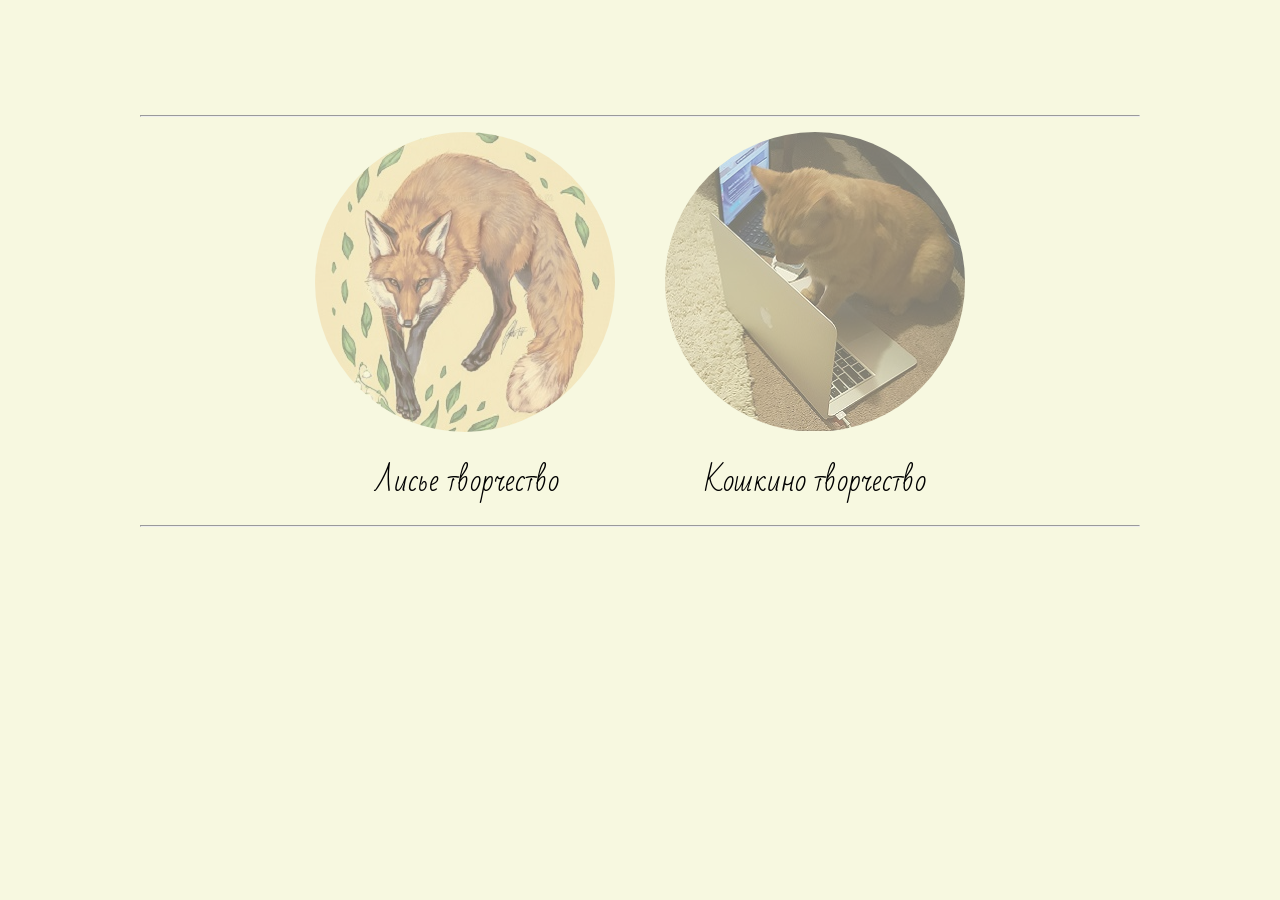
<file: index.html>
<!DOCTYPE html>
<html lang="ru">
<head>
	<meta charset="UTF-8">
	<title>FoxCat Studio</title>
	<meta name="viewport" content="width=device-width, initial-scale=1, shrink-to-fit=no">
	<link href="https://fonts.googleapis.com/css?family=Bad+Script&amp;subset=cyrillic" rel="stylesheet">
	<link rel="stylesheet" href="css/index.css">
	<!-- <link rel="shortcut icon" href="img/faviconcat.png" type="image/image/png"> -->
</head>
<body>
	<div class="container">
		<hr>
		<div class="wrapper">
			<div class="fox">
				<figure>
					<a href="indexfox.html">
						<img src="img/index/fox.jpg" title="Посмотреть Лисичек">
					</a>	
					<figcaption>Лисье творчество</figcaption>
				</figure>
			</div>
			<div class="cat">
				<figure>
					<a href="indexcat.html">
						<img src="img/index/cat.jpg" title="Посмотреть котиков">
					</a>
					<figcaption>Кошкино творчество</figcaption>
				</figure>	
			</div>	
		</div>
		<hr>
	</div>
</body>
</html>
</file>
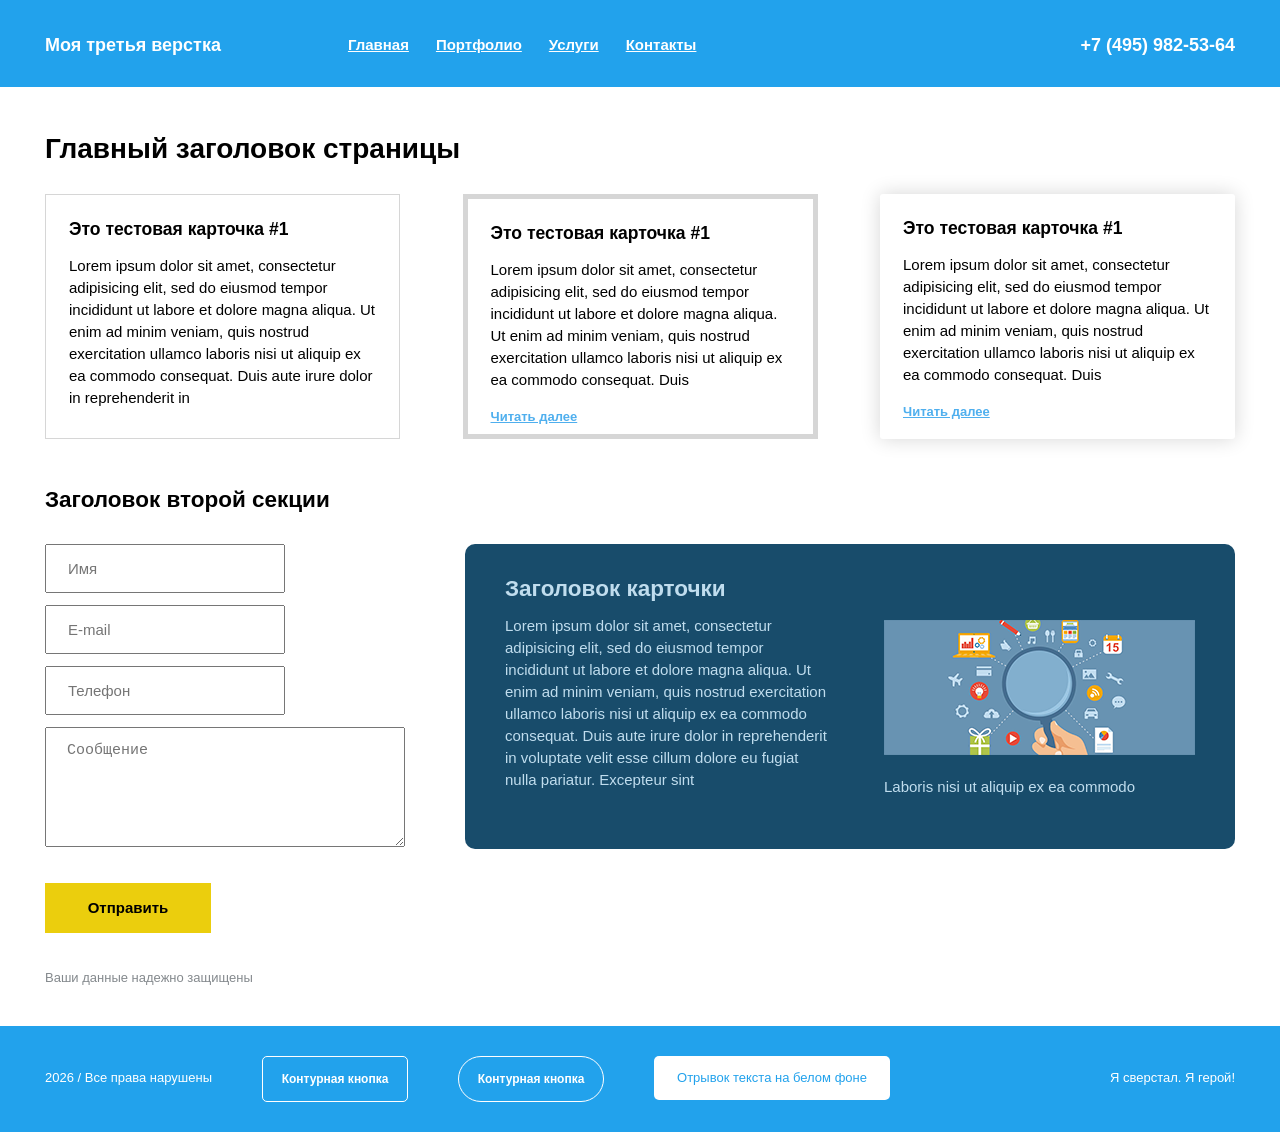
<file: csslesson1/index.html>
<!DOCTYPE html>
<html lang="ru">
<head>
	<meta charset="UTF-8">
	<title>3 work</title>
	<link rel="stylesheet" href="main.css">
	<link rel="shortcut icon" href="../img/faviconfox.png" type="image/image/png">
</head>
<body>
	<section id="header" class="clearfix">
		<div class="container">
			<div class="logo">
				Моя третья верстка
			</div>
			<nav>
				<ul class="main-menu">
					<li class="menu-item">
						<a href="#">
							Главная
						</a>
					</li>
					<li class="menu-item"> 
						<a href="#">
							Портфолио
						</a>
					</li>
					<li class="menu-item">
						<a href="#">
							Услуги
						</a>
					</li>
					<li class="menu-item">
						<a href="#">
							Контакты
						</a>
					</li>
				</ul>
			</nav>
			<div class="phone">
				+7 (495) 982-53-64
			</div>
		</div>
	</section>

	<header id="first">
		<div class="container">
			<h1 class="main-title">Главный заголовок страницы</h1>	
			<div class="wrapper">
				<div class="card">
					<h3>Это тестовая карточка #1</h3>
					<p>Lorem ipsum dolor sit amet, consectetur adipisicing elit, sed do eiusmod tempor incididunt ut labore et dolore magna aliqua. Ut enim ad minim veniam, quis nostrud exercitation ullamco laboris nisi ut aliquip ex ea commodo consequat. Duis aute irure dolor in reprehenderit in</p>
				</div>
				<div class="card">
					<h3>Это тестовая карточка #1</h3>
					<p>Lorem ipsum dolor sit amet, consectetur adipisicing elit, sed do eiusmod tempor incididunt ut labore et dolore magna aliqua. Ut enim ad minim veniam, quis nostrud exercitation ullamco laboris nisi ut aliquip ex ea commodo consequat. Duis</p>
					<a href="#">Читать далее</a>
				</div>
				<div class="card">
					<h3>Это тестовая карточка #1</h3>
					<p>Lorem ipsum dolor sit amet, consectetur adipisicing elit, sed do eiusmod tempor incididunt ut labore et dolore magna aliqua. Ut enim ad minim veniam, quis nostrud exercitation ullamco laboris nisi ut aliquip ex ea commodo consequat. Duis</p>
					<a href="#">Читать далее</a>
				</div>
			</div>
		</div>
	</header>

	<section id="description">
		<div class="container">
			<h2 class="description_title">Заголовок второй секции</h2>
			<div class="description_content clearfix">
				<div class="content_form">
					<form action="#">
						<input type="text" placeholder="Имя" required>
						<input type="mail" placeholder="E-mail" required>
						<input type="tel" placeholder="Телефон" required>
						<textarea name="Text" id="" cols="20" rows="5" placeholder="Сообщение"></textarea>
					</form>
				</div>
				<div class="content_map">
					<h2>Заголовок карточки</h2>
					<div class="map_text">
						<p>
							Lorem ipsum dolor sit amet, consectetur adipisicing elit, sed do eiusmod tempor incididunt ut labore et dolore magna aliqua. Ut enim ad minim veniam, quis nostrud exercitation ullamco laboris nisi ut aliquip ex ea commodo consequat. Duis aute irure dolor in reprehenderit in voluptate velit esse cillum dolore eu fugiat nulla pariatur. Excepteur sint
						</p>
					</div>
					<div class="map_map">
						<img src="image.png" alt="">
						<p>Laboris nisi ut aliquip ex ea commodo</p>
					</div>
				</div>
			</div>
			<a href="#" class="btn">Отправить</a>
			<p class="little">Ваши данные надежно защищены</p>
		</div>
	</section>

	<footer class="clearfix">
		<div class="container">
			<div class="copyr">2026 / Все права нарушены</div>
			<a href="#" class="btn1">Контурная кнопка</a>
			<a href="#" class="btn1 btn2">Контурная кнопка</a>
			<span class="whitetext">Отрывок текста на белом фоне</span>
			<div class="yra">Я сверстал. Я герой!</div>
		</div>
	</footer>
</body>
</html>
</file>
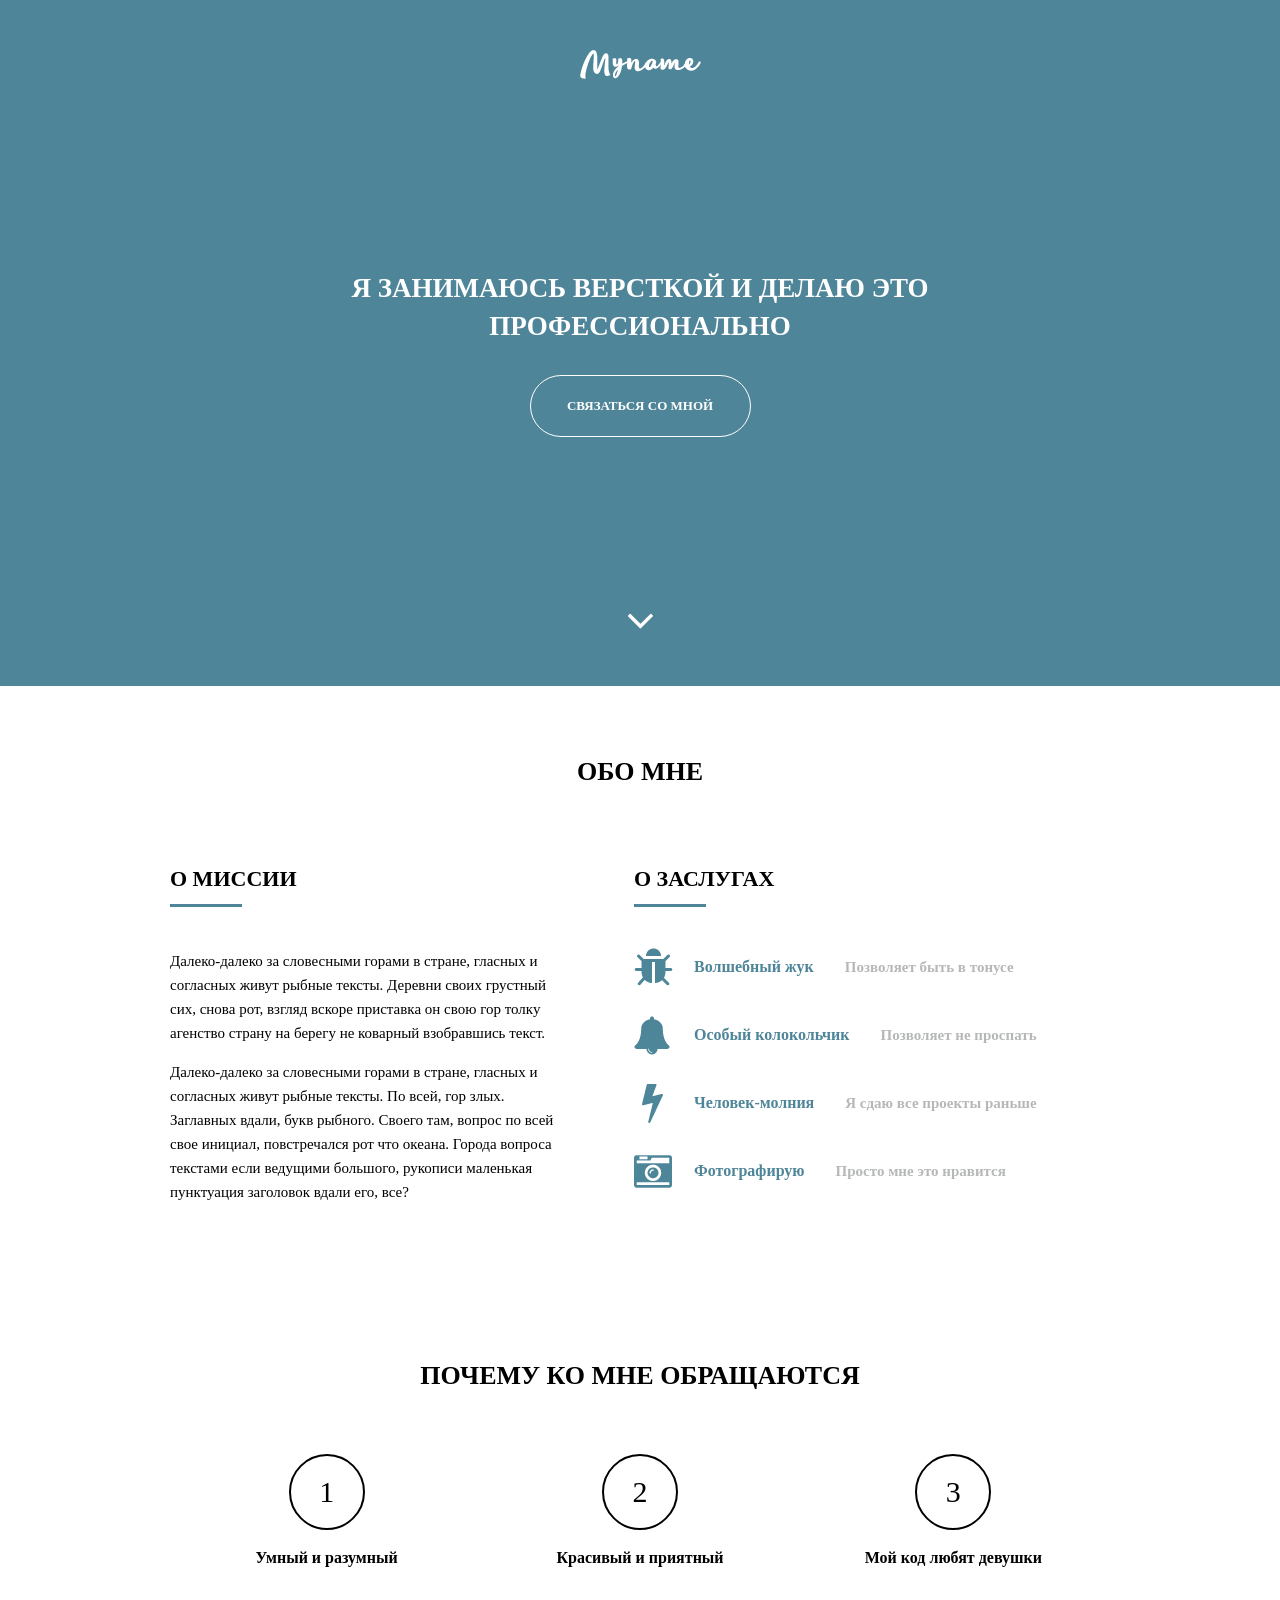
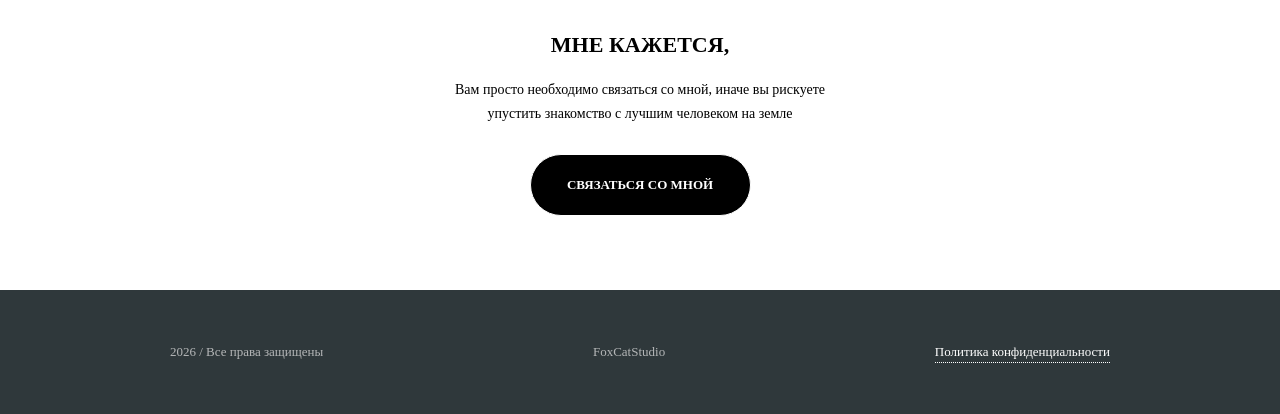
<file: csslesson2/index.html>
<!DOCTYPE html>
<html lang="ru">
<head>
	<meta charset="UTF-8">
	<title>4 work</title>
	<link rel="stylesheet" href="main.css">
	<link rel="shortcut icon" href="../img/faviconfox.png" type="image/image/png">
</head>
<body>
	<header>
		<div class="container">
			<img src="logo.png" alt="Лого">
			<h1>Я занимаюсь версткой и делаю это<br>профессионально</h1>
			<a href="#" class="btn">Связаться со мной</a>
			<img src="arrow.png" alt="Вниз" class="arrow">
		</div>
	</header>
	
	<section class="about">
		<div class="container">
			<h2>Обо мне</h2>
			<div class="wrap clearfix">
				<div class="wrap_mission">
					<h3 class="h3elit">О миссии</h3>
					<div class="wrap_mission-text">
						<p>Далеко-далеко за словесными горами в стране, гласных и согласных живут рыбные тексты. Деревни своих грустный сих, снова рот, взгляд вскоре приставка он свою гор толку агенство страну на берегу не коварный взобравшись текст.</p>
						<p>Далеко-далеко за словесными горами в стране, гласных и согласных живут рыбные тексты. По всей, гор злых. Заглавных вдали, букв рыбного. Своего там, вопрос по всей свое инициал, повстречался рот что океана. Города вопроса текстами если ведущими большого, рукописи маленькая пунктуация заголовок вдали его, все?</p>
					</div>
				</div>
				<div class="wrap_medals">
					<h3 class="h3elit">О заслугах</h3>
					<div class="wrap_medals-list">
						<div class="medal">
							Волшебный жук
							<span>Позволяет быть в тонусе</span>
						</div>
						<div class="medal">
							Особый колокольчик
							<span>Позволяет не проспать</span>
						</div>
						<div class="medal">
							Человек-молния
							<span>Я сдаю все проекты раньше</span>
						</div>
						<div class="medal">
							Фотографирую
							<span>Просто мне это нравится</span>
						</div>
					</div>
				</div>
			</div>
		</div>
	</section>

	<section class="arguments">
		<div class="container">
			<h2>Почему ко мне обращаются</h2>
			<div class="argunents-list">
				<div class="argument">
					<div class="circle">
						1
					</div>
					<p>Умный и разумный</p>
				</div>
				<div class="argument">
					<div class="circle">
						2
					</div>
					<p>Красивый и приятный</p>
				</div>
				<div class="argument">
					<div class="circle">
						3
					</div>
					<p>Мой код любят девушки</p>
				</div>
			</div>
			<div class="offerend">
				<h3>Мне кажется,</h3>
				<p>Вам просто необходимо связаться со мной, иначе вы рискуете упустить знакомство с лучшим человеком на земле</p>
				<a href="#" class="btn btn-black">Связаться со мной</a>
			</div>
		</div>
	</section>

	<footer>
		<div class="container">
			<div class="footer-flex">
				<div class="copy">2026 / Все права защищены</div>
				<div class="name">FoxCatStudio</div>
				<div class="linkconf">
					<a href="#">Политика конфиденциальности</a>
				</div>
			</div>
			
		</div>
	</footer>


	
</body>
</html>
</file>
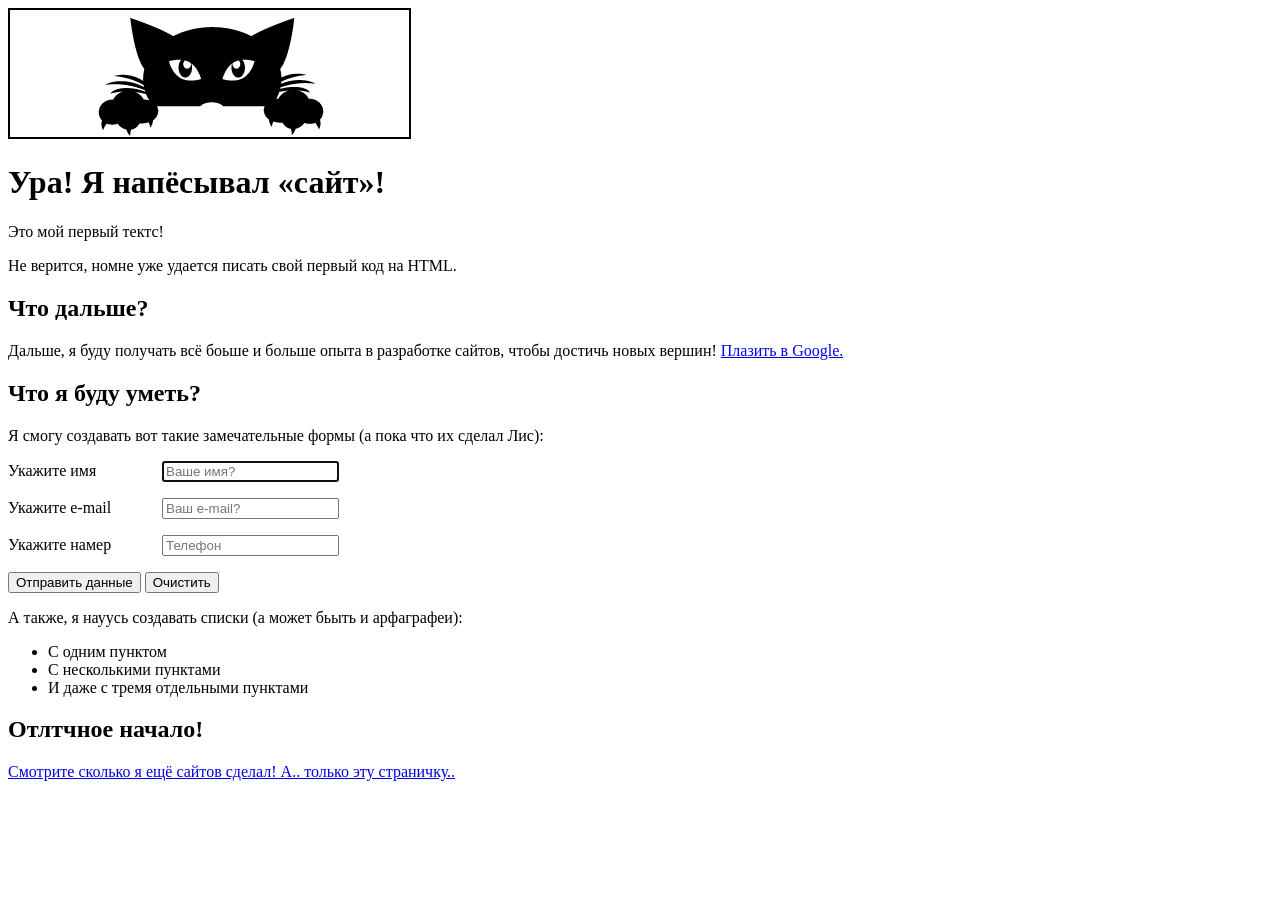
<file: catDZ1.html>
<!DOCTYPE html>
<html lang="ru">
<head>
	<meta charset="UTF-8">
	<title>Моя первая страничка!</title>
</head>
<body>
	<img style="border: 2px solid black" src="img/logocat.png" alt="кошачьи усы"> 
	<h1>Ура! Я напёсывал <q>сайт</q>!</h1>
	<p>
		Это мой первый тектс!
	</p>
	<p>
		Не верится, номне уже удается писать свой первый код на HTML.
	</p>
	<h2>Что дальше?</h2>
	<p>
		Дальше, я буду получать всё боьше и больше опыта в разработке сайтов, чтобы достичь новых вершин! <a href="https://www.google.com" target="_blank">Плазить в Google.</a>
	</p>
	<h2>Что я буду уметь?</h2>
	<p>
		Я смогу создавать вот такие замечательные формы (а пока что их сделал Лис):
	</p>
		<style>
			label {
				width: 150px; 
				display:inline-block; 
			}
		</style>
		<form action="#" name="MyForm">
			<p>
				<label for="name">Укажите имя</label>
				<input id="name" type="text" placeholder="Ваше имя?" required autofocus>
			</p>
			<p>
				<label for="@mail">Укажите e-mail</label>
				<input id="@mail" type="@mail" placeholder="Ваш e-mail?" required>
			</p>	
			<p>
				<label for="tel">Укажите намер</label>
				<input id="tel" type="tel" placeholder="Телефон" required >
			</p>
				<input type="submit" value="Отправить данные"> <input type="reset" value="Очистить">
		</form>
	<p>
		А также, я науусь создавать списки (а может бьыть и арфаграфеи):
	</p>
	<ul>
		<li>С одним пунктом</li>
		<li>С несколькими пунктами</li>
		<li>И даже с тремя отдельными пунктами</li>
	</ul>
	<h2>Отлтчное начало!</h2>
	<a href="indexcat.html">Смотрите сколько я ещё сайтов сделал! А.. только эту страничку..</a>
</body>
</html>
</file>
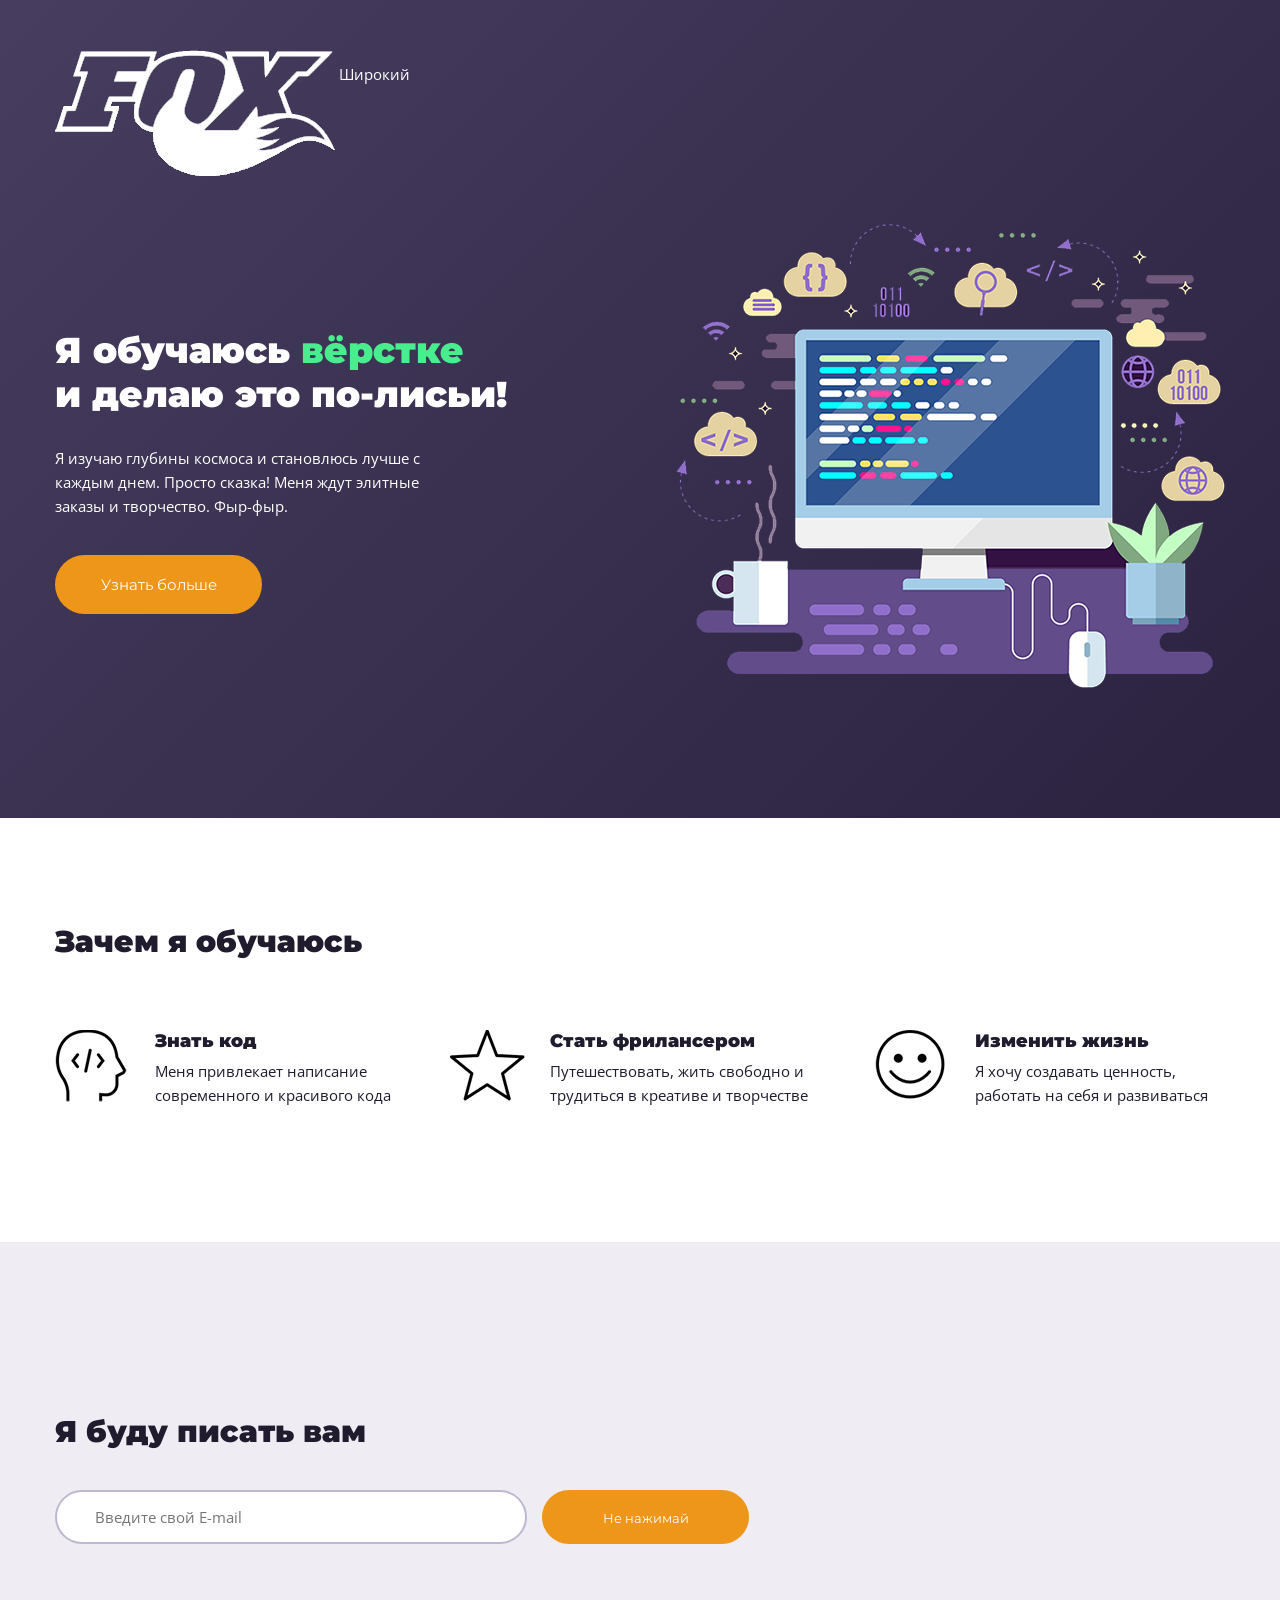
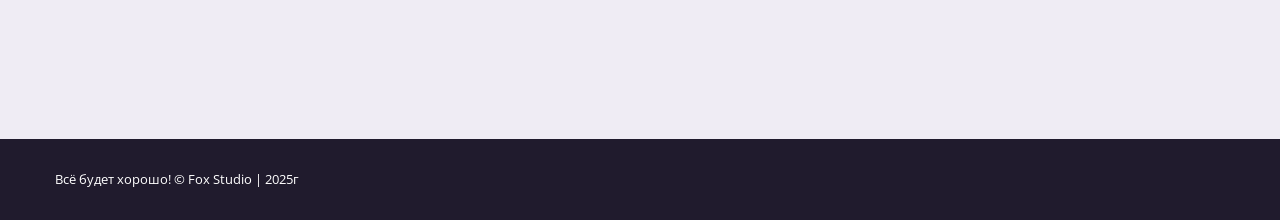
<file: fox1lend.html>
<!DOCTYPE html>
<html lang="ru">
<head>
	<meta charset="UTF-8">
	<title>1 LP</title>
	<meta name="viewport" content="width=device-width, initial-scale=1, shrink-to-fit=no"> 
	<!-- подключение адаптивности? -->
	<link href="https://fonts.googleapis.com/css?family=Montserrat:400,700|Open+Sans:400,700&amp;subset=cyrillic" rel="stylesheet"> <!-- шрифты с fonts.google.com -->
	<link rel="stylesheet" href="css/fox1lend.css">
	<link rel="shortcut icon" href="img/faviconfox.png" type="image/image/png">
</head>
<body>
	<header id="header" class="header">
		<div class="container">
			<a href="indexfox.html"><img src="img/logo2.png" alt="Логотип"></a>
			
			<div class="hidden">
				<p class="verybig">Широкий</p>
				<p class="big">992 - 1200</p>
				<p class="normal">768 - 992</p>
				<p class="little">576 - 768</p>
				<p class="verylittle">320 - 576</p>	
			</div>

			<div class="wrapper">
				<div class="offer">
					<h1 class="title">
						Я обучаюсь <span>вёрстке</span><br>
						и делаю это по-лисьи!
					</h1>
					<p class="intro">
						Я изучаю глубины космоса и становлюсь лучше с каждым днем. Просто сказка! Меня ждут элитные заказы и творчество. Фыр-фыр.
					</p>
					<a href="#learn" class="btn btn1">Узнать больше</a>
				</div>
				<img src="img/fox1lend/foto.png" alt="foto" class="foto">
			</div>
		</div>
	</header>

	<section id="learn" class="learn">
		<div class="container">
			<h2 class="section-title">
				Зачем я обучаюсь
			</h2>
			<div class="skills">
				<div class="skill">
					<h3 class="skill-title">
						Знать код
					</h3>
					<p class="skill-text">
						Меня привлекает написание современного и красивого кода
					</p>
				</div>
				<div class="skill skill2">
					<h3 class="skill-title">
						Стать фрилансером
					</h3>
					<p class="skill-text">
						Путешествовать, жить свободно и трудиться в креативе и творчестве
					</p>
				</div>
				<div class="skill skill3">
					<h3 class="skill-title">
						Изменить жизнь
					</h3>
					<p class="skill-text">
						Я хочу создавать ценность, работать на себя и развиваться
					</p>
				</div>
			</div>
		</div>
	</section>

	<section id="mail" class="mail">
		<div class="container">
			<h2 class="section-title">
				Я буду писать вам
			</h2>
			<form action="blank.html" class="form">
				<input type="email" name="email"  placeholder="Введите свой E-mail"
					class="input" required>
				<button type="submit" class="btn btn-form">
					Не нажимай
				</button>
			</form>
		</div>
	</section>

	<footer id="footer" class="footer">
		<div class="container">
			<p class="credits">
				Всё будет хорошо! &copy; Fox Studio | 2025г
			</p>
		</div>
	</footer>
</body>
</html>
</file>
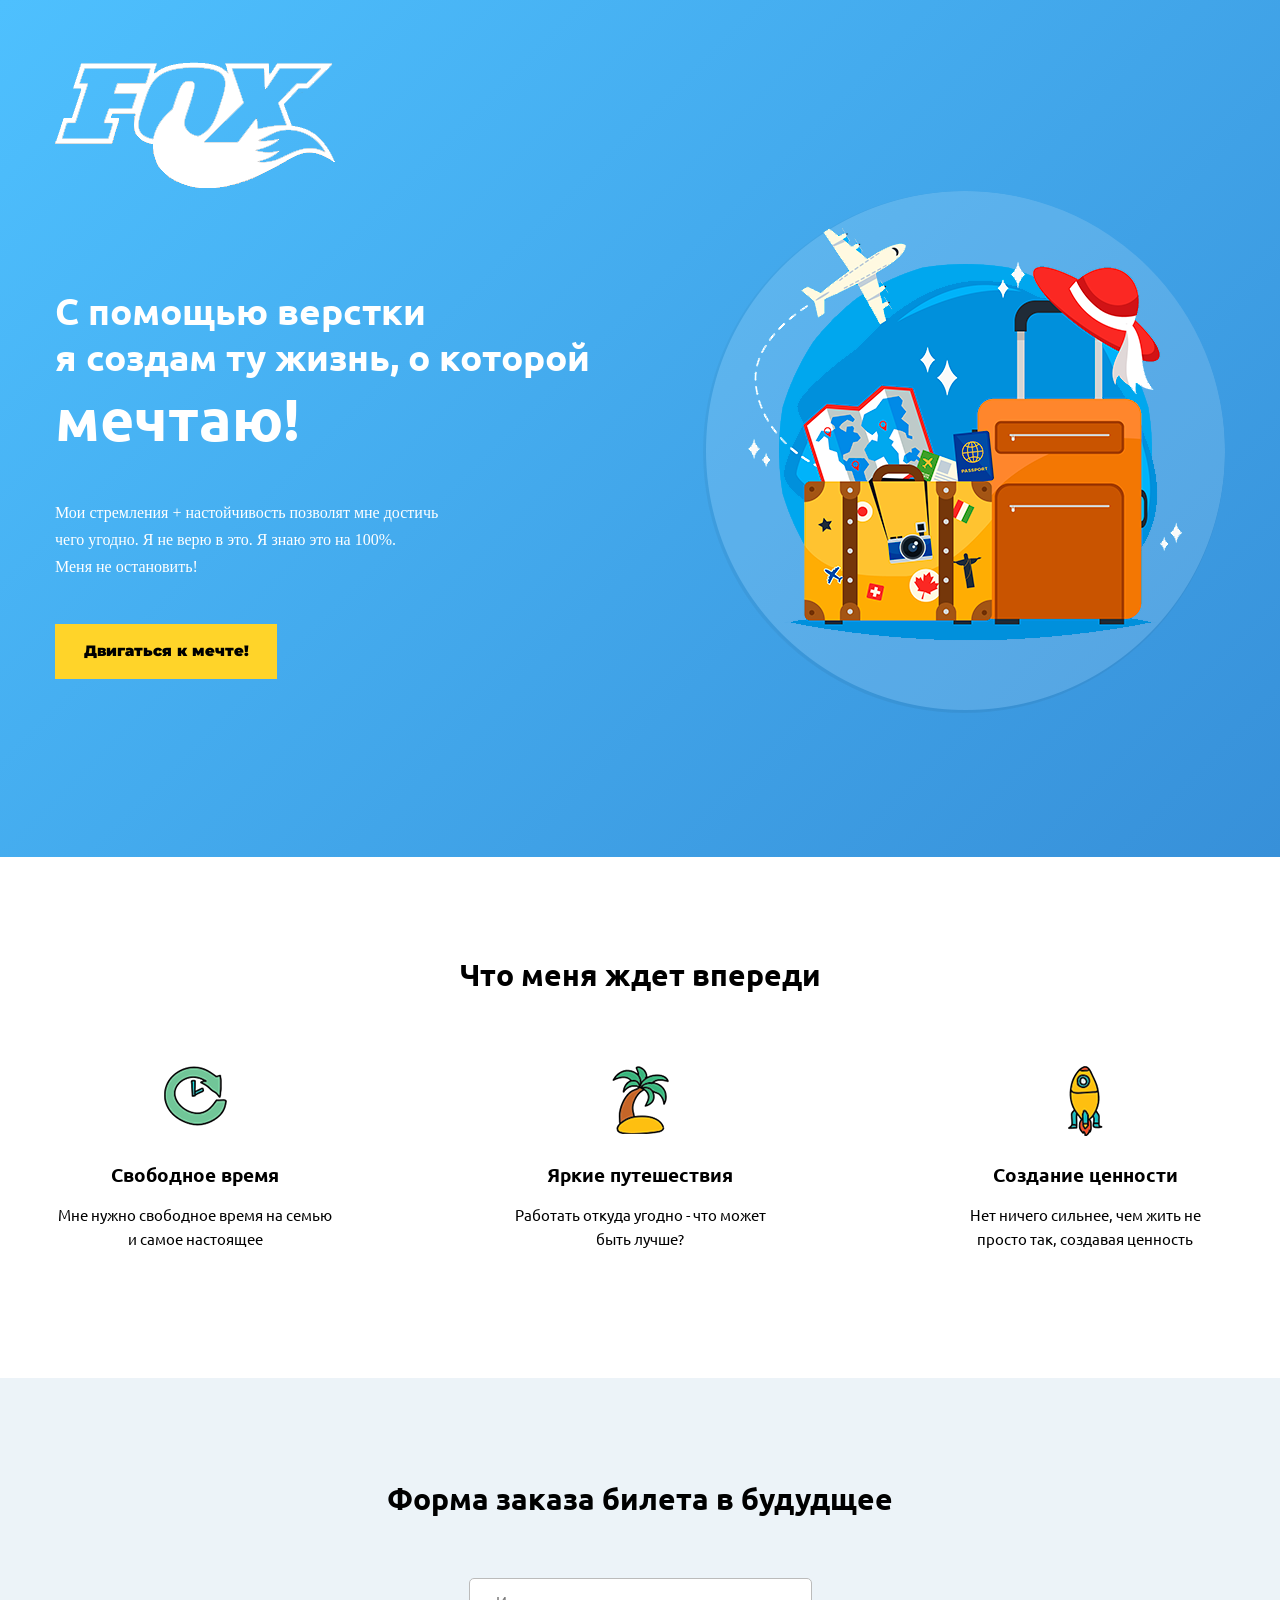
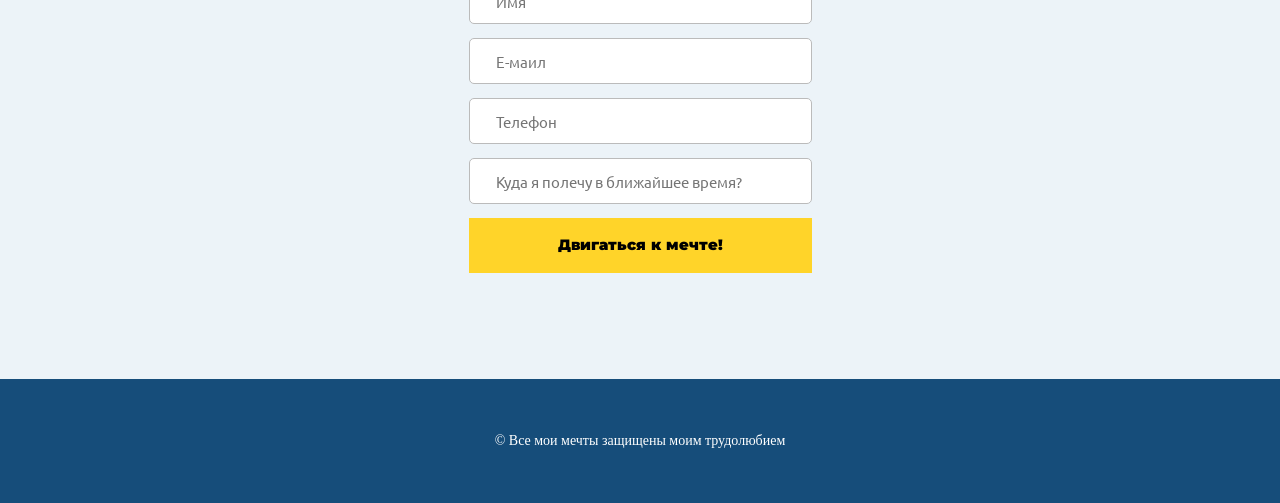
<file: fox2lend.html>
<!DOCTYPE html>
<html lang="ru">
<head>
	<meta charset="UTF-8">
	<title>Шаблон лендинга</title>
	<link href="https://fonts.googleapis.com/css?family=Montserrat:900|Open+Sans|Ubuntu:400,700&amp;subset=cyrillic" rel="stylesheet">	
	<link rel="stylesheet" href="css/fox2lend.css">
	<link rel="shortcut icon" href="img/faviconfox.png" type="image/image/png">
</head>
<body>
	<header id="header" class="header">
		<div class="container">
			<a href="indexfox.html">
				<img src="img/logo2.png" alt="Fox">
			</a>
			<div class="wrapper">
				<div class="offer">
					<h1 class="title">С помощью верстки<br> я создам ту жизнь, о которой <span>мечтаю!</span></h1>
					<p class="intro">
						Мои стремления + настойчивость позволят мне достичь чего угодно. Я не верю в это. Я знаю это на 100%. <br> Меня не остановить!
					</p>
					<a href="#" class="btn">
						Двигаться к мечте!
					</a>
				</div>
				<div class="foto">
					<img src="img/fox2lend/foto.png" alt="Планета">
				</div>
			</div>
		</div>
	</header>

	<section id="advantages" class="advantages">
		<div class="container">
			<h2>Что меня ждет впереди</h2>
			<div class="wrapper">
				<div class="advantag advantages1">
					<h3>Свободное время</h3>
					<p>Мне нужно свободное время на семью и самое настоящее</p>
				</div>
				<div class="advantag advantages2">
					<h3>Яркие путешествия</h3>
					<p>Работать откуда угодно - что может быть лучше?</p>
				</div>
				<div class="advantag advantages3">
					<h3>Создание ценности</h3>
					<p>Нет ничего сильнее, чем жить не просто так, создавая ценность</p>
				</div>
			</div>
		</div>
	</section>

	<section id="forms" class="forms">
		<div class="container">
			<h2>Форма заказа билета в будудщее</h2>
			<form action="#">
				<input type="name" placeholder="Имя" required>
				<input type="email" placeholder="Е-маил" required>
				<input type="tel" placeholder="Телефон" required>
				<input type="text" placeholder="Куда я полечу в ближайшее время?">
				<a href="#" class="btn btn2">
					Двигаться к мечте!
				</a>
			</form>
		</div>
	</section>

	<footer id="footer" class="footer">
		<div class="container">
			<p>&copy; Все мои мечты защищены моим трудолюбием</p>
		</div>
	</footer>
</body>
</html>
</file>
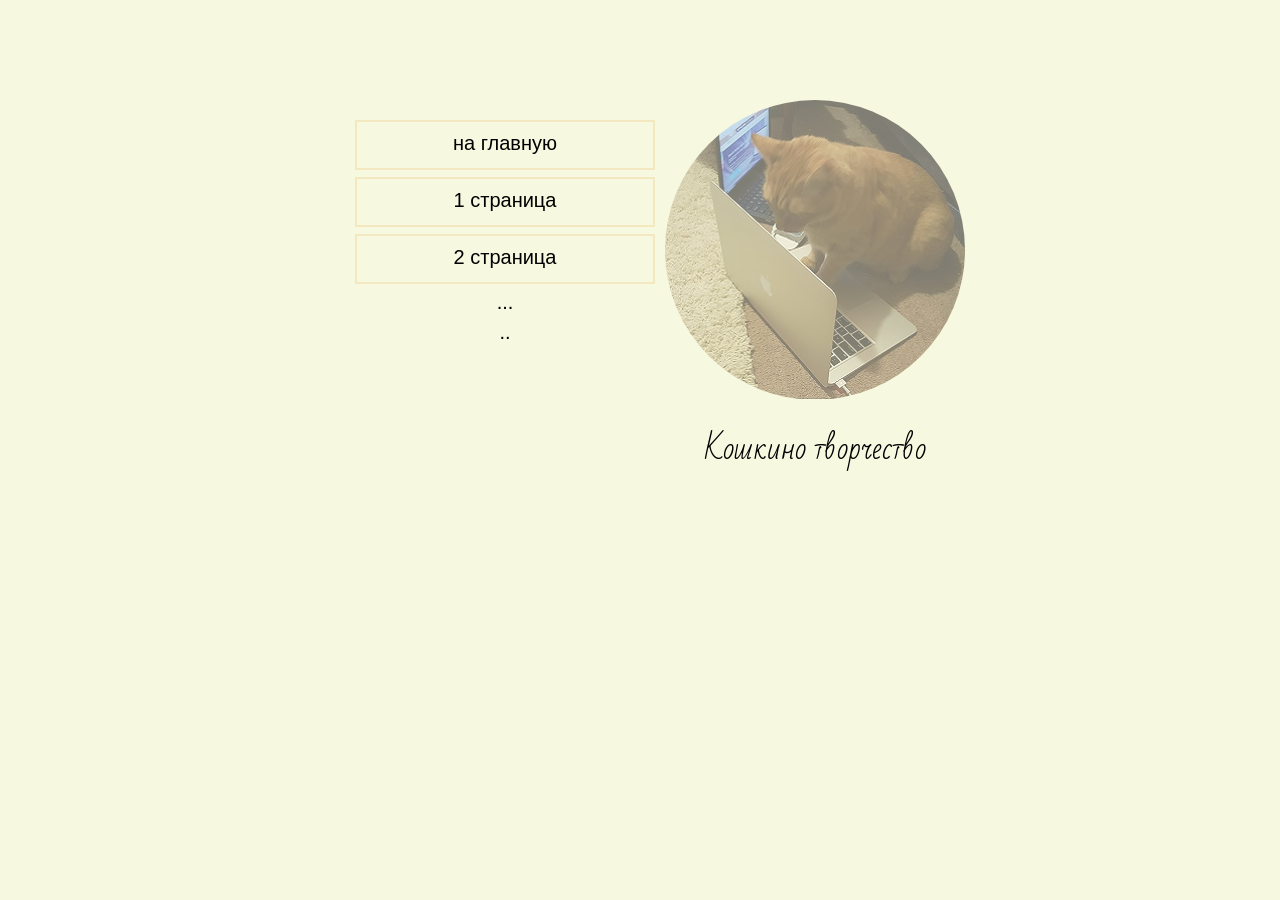
<file: indexcat.html>
<!DOCTYPE html>
<html lang="ru">
<head>
	<meta charset="UTF-8">
	<title>Cat Works</title>
	<link href="https://fonts.googleapis.com/css?family=Bad+Script&amp;subset=cyrillic" rel="stylesheet">
	<link rel="stylesheet" href="css/index2.css">
	<link rel="shortcut icon" href="img/faviconcat.png" type="image/image/png">
</head>
<body>
	<div class="content">
		<div class="links">
			<ul>
				<li><a href="index.html">на главную</a></li>
				<li><a href="catDZ1.html" target="_blank">1 страница</a></li>
				<li><a href="foxmayvizit.html" target="_blank">2 страница</a></li>
				<li>...</li>
				<li>..</li>
			</ul>	
		</div>	
		<div class="cat">
			<figure>
				<a href="index.html">
					<img src="img/index/cat.jpg" title="Вернуться на главную">
				</a>	
				<figcaption>Кошкино творчество</figcaption>
			</figure>
		</div>
	</div>
</body>
</html>
</file>
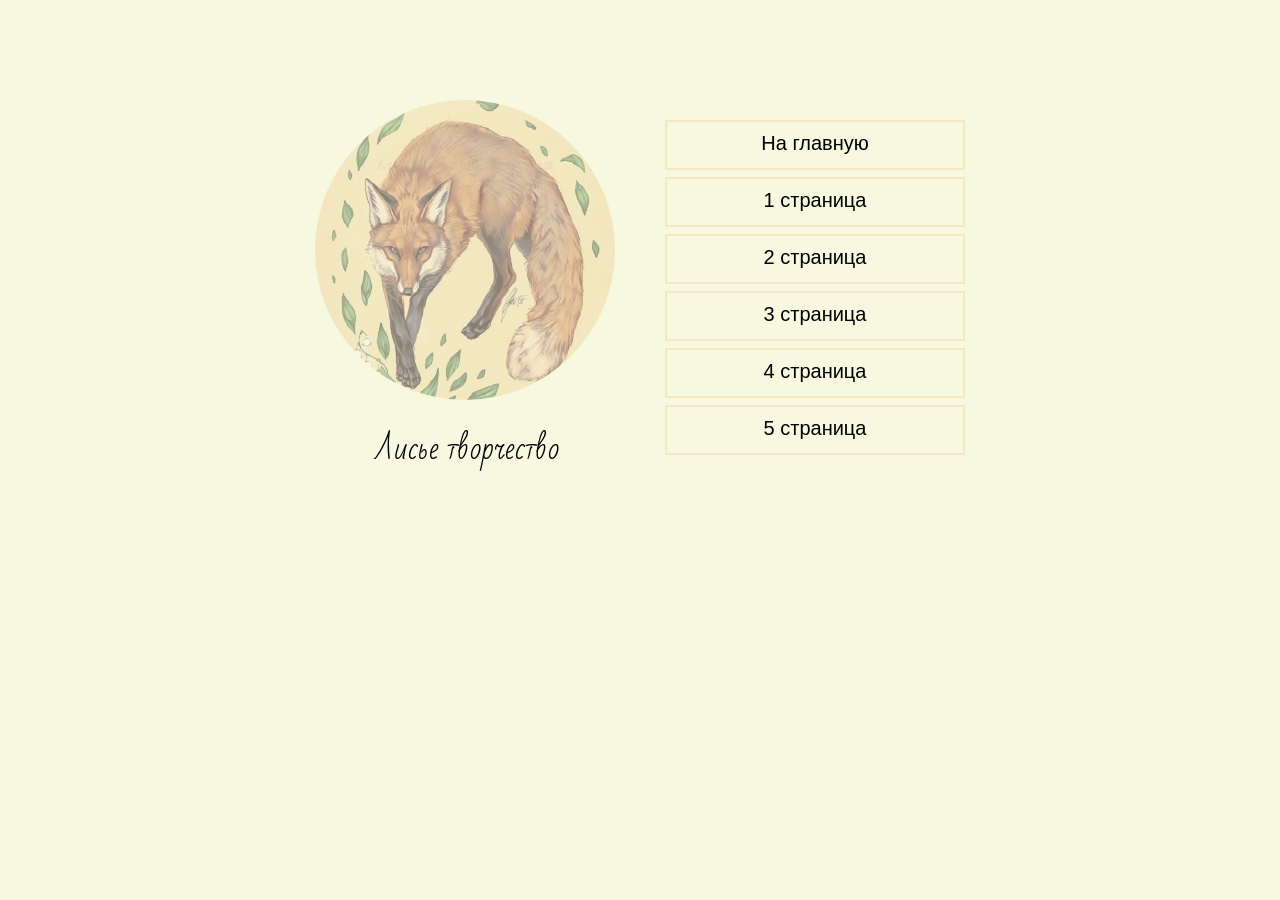
<file: indexfox.html>
<!DOCTYPE html>
<html lang="ru">
<head>
	<meta charset="UTF-8">
	<title>Fox Works</title>
	<link href="https://fonts.googleapis.com/css?family=Bad+Script&amp;subset=cyrillic" rel="stylesheet">
	<link rel="stylesheet" href="css/index2.css">
	<link rel="shortcut icon" href="img/faviconfox.png" type="image/image/png">
</head>
<body>
	<div class="content">
		<div class="fox">
			<figure>
				<a href="index.html">
					<img src="img/index/fox.jpg" title="Вернуться на главную">
				</a>	
				<figcaption>Лисье творчество</figcaption>
			</figure>
		</div>
		<div class="links">
			<ul>
				<li><a href="index.html">На главную</a></li>
				<li><a href="fox1lend.html" target="_blank">1 страница</a></li>
				<li><a href="fox2lend.html" target="_blank">2 страница</a></li>
				<li><a href="csslesson1/index.html" target="_blank">3 страница</a></li>
				<li><a href="csslesson2/index.html" target="_blank">4 страница</a></li>
				<li><a href="https://foxcatstudio.github.io/zojevika/" target="_blank">5 страница</a></li>
			</ul>	
		</div>	
	</div>
</body>
</html>
</file>
<file: css/index.css>
body {
	margin: 0px;
	padding: 0px;
	background-color: #F7F8E0;
	font-family: 'Arial', sans-serif;
	font-size: 30px;
}

figure {
	padding: 0;
	margin: 0;
}

img {
	border-radius: 50%;
	opacity: 0.5;
}
img:hover {
	transition: all 0.5s ease;
	opacity: 1; 
}

.container {
	width: 1000px;
	margin: 0 auto;
	padding-top: 100px;
}

.wrapper {
	font-family: 'Bad Script', sans-serif;
	text-align: center;
	display: flex; 
	justify-content: center;
}

.cat {
	margin-left: 50px;
}


/*Responsive==========================================*/


/* 992px - 1200px */
@media screen and (max-width: 1200px) {
	.container {
		width: 960px;
		padding-top: 50px;
	}
	.cat {
		margin-left: 35px;
	}
}

/* 768px - 992px */
@media screen and (max-width: 992px) {
	.container {
		width: 720px;
		padding-top: 20px;
	}
}

/* 576px - 768px */
@media screen and (max-width: 768px) {
	.container {
		width: 540px;
		padding-top: 0;
	}
	.wrapper {
		flex-direction: column;
	}
	.cat {
		margin-left: 0;
		margin-top: 20px;
	}
}

/* 320px - 576px */
@media screen and (max-width: 576px) {
	.container {
		width: 90%;
	}
	img {
		width: 70%;
	}
}
</file>
<file: csslesson1/main.css>
body {
	font-family: Arial, Tahoma, sans-serif;
	font-size: 15px;
	padding: 0px;
	margin: 0px;
	line-height: 22px;
}

div, p, input, button, form, textarea {
	box-sizing: border-box;
}

h1, h2, h3 {
	padding: 0;
	margin: 0;
}

h1 {
	font-size: 28px;
}

.clearfix:after {
	content:'';
	display: table;
	width: 100%;
}

.container {
	width: 1190px;
	margin: 0 auto;
}

/*header==============*/

#header {
	background: #22a2ec;
	color: #fff;
	padding-top: 34px;
	padding-bottom: 31px;
}

.logo {
	font-size: 18px;
	font-weight: bold;
	float: left;
	margin-right: 127px;
}

.main-menu {
	padding: 0px;
	margin: 0px;
}

.menu-item {
	float: left;
	margin-right: 27px;
	display: block;
}

.menu-item a {
	color: #fff;
	font-weight: bold;
}

.phone {
	font-weight: bold;
	font-size: 18px;
	float: right;
}

.main-title {
	padding-top: 51px;
	padding-bottom: 34px;
}

/*first===============*/


.wrapper {
	height: 245px;
	display: flex;
	justify-content: space-between;
}
.wrapper h2 {
	padding-top: 26px;
}
.card {
	width: 355px;
	border: 1px solid #d6d6d6;
	padding: 23px;
}

.card:nth-child(2) {
	border: 5px solid #d6d6d6;
}
.card:last-child {
	box-shadow: 0 0 20px #d6d6d6;
	border: none;
	border-radius: 3px;
}

.card a {
	color: #4fafee;
	display: block;
	font-size: 13px;
	font-weight: bold;
}

/*description=============*/

.description_content {
	height: 305px;
}

.description_title {
	padding-top: 50px;
	padding-bottom: 33px;
}

.content_form, .content_map {
	display: block;
}
.content_form {
	float: left;
}

.content_map {
	float: right;
	background: #184c6b;
	border-radius: 10px;
	color: #c0ddee;
	width: 770px;
	height: 305px;
	padding: 34px 40px 20px 40px;
}

input {
	width: 240px;
	margin-bottom: 12px;
}
textarea {
	width: 360px;
	height: 120px;
}

input, textarea {
	display: block;
	padding: 14px 0;
	padding-left: 21px;
	font-size: 15px;
	color: #a2a3a4;
	outline: none;   /* убираем браузерообводки форм*/
}

.map_text {
	float: left;
	width: 325px;
}
.map_map {
	float: right;
}
.map_map img {
	margin-top: 20px;
}

.btn {
	display: block;
	margin: 34px 0;
	text-decoration: none;
	background: #ebce0d;
	padding: 14px 0;
	width: 166px;
	color: #000;
	cursor: pointer;
	text-align: center;
	font-weight: bold;
}

.little {
	font-size: 13px;
	color: #84898d;
	margin-bottom: 37px;
}

/*footer=============*/

footer {
	background: #22a2ec;
	color: #fff;
	padding: 30px 0;
	font-size: 13px;
}

footer a {
	text-decoration: none;
	color: #fff;
}
.btn1 {
	width: 144px;
    border: 1px solid #fff;
    border-radius: 5px;
    text-align: center;
    font-size: 12px;
    font-weight: bold;
}

.btn2 {border-radius: 50px;}


.copyr, .btn1, .whitetext {
	display: block;
	float: left;
	margin-right: 50px;
	padding: 11px 0;
}

.whitetext {
	background: #fff;
	color: #22a2ec;
	border-radius: 5px;
	padding-left: 23px;
	padding-right: 23px; 
}

.yra {
	float: right;
	padding: 11px 0;
}
</file>
<file: csslesson2/main.css>
body {
	font-family: 'Tahoma';
	font-size: 15px;
	margin: 0;
	padding: 0;
	line-height: 24px;
}

p, a, div {
	box-sizing: border-box;
}

h1, h2, h3 {
	padding: 0;
	margin: 0;
	text-transform: uppercase;
}

h2 {
	font-size: 26px;
	text-align: center;
}

h3 {
	font-size: 22px;
}

.container {
	width: 940px;
	margin: 0 auto;
}

.clearfix {
	content: '';
	display: table;
	width: 100%;
	clear: both;
}

/*header=============*/

header {
	background: #4e8598;
	color: #fff;
	padding: 50px 0;
	text-align: center;
}

h1 {
	font-size: 27px;
	line-height: 38px;
	margin-top: 183px;
	margin-bottom: 30px;
}

.btn {
	width: 221px;
	font-size: 13px;
	font-weight: bold;
	display: block;
	border: 1px solid #fff;
	border-radius: 50px;
	cursor: pointer;
	text-decoration: none;
	color: #fff;
	padding: 18px 0;
	margin: 0 auto;
	text-transform: uppercase;
}

.arrow {
	margin-top: 176px;
}


/*about==========*/

.about {
	padding-top: 74px;
	padding-bottom: 145px;
}

.h3elit {
	margin-bottom: 26px;
}
.h3elit:after {
	display: block;
	margin-top: 13px;
	content: '';
	width: 72px;
	height: 3px;
	background: #4e8598;
}

.wrap {
	margin-top: 83px;
}

.wrap_mission {
	float: left;
	width: 386px;
}

.wrap_mission-text {
	padding-top: 1px;
}

.wrap_medals {
	float: right;
	width: 476px;
}

.wrap_medals-list {
	color: #4e8598;
	font-size: 16px;
	font-weight: bold;
}

.medal {
	background: url(bug.png) no-repeat left center;
	padding: 22px 0;
	padding-left: 60px;
}
.medal:nth-child(2) {
	background: url(bell.png) no-repeat left center;
}
.medal:nth-child(3) {
	background: url(storm.png) no-repeat left +8px center;
}
.medal:nth-child(4) {
	background: url(camera.png) no-repeat left center;
}

.medal span {
	margin-left: 27px;
	color: #b6b8b8;
	font-size: 15px;
}

/*arguments==========*/

.arguments {text-align: center;}
.arguments h2 {
	margin-bottom: 66px;
}
.argunents-list {
	display: flex;
	justify-content: space-around;
	margin-bottom: 47px;
}

.argument {
	width: 230px;
}
.argument p {
	font-size: 16px;
	font-weight: bold;
}

.circle {
	width: 76px;
	height: 76px;
	font-size: 30px;
	line-height: 72px;
	text-align: center;
	margin: 0 auto;
	border: 2px solid #000;
	border-radius: 50%;
}
.circle:hover {
	color: #fff;
	background: #000;
}
.offerend {
	width: 424px;
	margin: 0 auto;
}
.offerend p {
	font-size: 14px;
	margin-top: 21px;
	margin-bottom: 28px;
}
.btn-black {
	background: #000;
	color: #fff;
	margin-bottom: 74px;
}

/*footer==========*/

footer {
	background: #2f383b;
	padding: 50px 0;
	color: #b5b7b8;
	font-size: 13px;
}
.footer-flex {
	display: flex;
	justify-content: space-between;
}
.linkconf a{
	color: #fff;
	text-decoration: none;
	padding-bottom: 3px;
	border-bottom: 1px dotted #fff;
}
.linkconf a:hover {
	color: red;
	text-decoration: none;
}
</file>
<file: css/fox1lend.css>
body {
	font-family: 'Open Sans', sans-serif;
	margin: 0;
	padding: 0;
	color: #201b2d;	
	font-size: 15px;
}

div, p, input, button, form, span, a, ul, li {
	box-sizing: border-box;
}

h1, h2, h3, h4, h5, h6 {
	margin: 0;
	font-family: 'Montserrat', sans-serif;
	font-weight: 900; /*жирность букв*/
	padding: 0;
}

p {
	line-height: 1.6em;
}

a {
	text-decoration: none;
}

.container {
	width: 1170px;
	margin: 0 auto;
}

/*HEADER==========================================*/

.hidden {
	visibility: hidden;
	display: inline-block;
}
.hidden p {
	margin: 0;
	width: 100px;
}
.verybig {
	visibility: visible;
}

.header {
	padding-top: 50px;
	padding-bottom: 130px;
	color: #fff;
    background: #473d5f;
	background: -moz-linear-gradient(-45deg, #473d5f 0%, #2b2240 100%);
	background: -webkit-gradient(left top, right bottom, color-stop(0%, #473d5f), color-stop(100%, #2b2240));
	background: -webkit-linear-gradient(-45deg, #473d5f 0%, #2b2240 100%);
	background: -o-linear-gradient(-45deg, #473d5f 0%, #2b2240 100%);
	background: -ms-linear-gradient(-45deg, #473d5f 0%, #2b2240 100%);
	background: linear-gradient(135deg, #473d5f 0%, #2b2240 100%);
	filter: progid:DXImageTransform.Microsoft.gradient( startColorstr='#473d5f', endColorstr='#2b2240', GradientType=1 );
}

.wrapper {
	display: flex; /*выравнивание элементов в ряд (тренд вёрстки - flexbox)*/
	justify-content: space-between; /*левый элемент к левому, правый к правому*/
}

.offer {
	margin-top: 146px;
	width: 486px;
}

.title {
	font-size: 36px;
}

.title span {
	color: #48ed8e;
}

.intro {
	margin-bottom: 37px;
	margin-top: 30px;
	width: 376px;
}

.btn {
	font-family: 'Montserrat', sans-serif;
	background-color: #ed9619;
	color: #fff;
	border-radius: 100px;
	display: block;
	width: 207px;
	padding: 20px 0px;
	text-align: center;	
	text-decoration: none; /*убрать подчёркивание у ссылки*/
	cursor: pointer; /*лапка*/ 	
}
.btn:hover {
	background-color: #a96d17;
	transition: all 0.5s ease; 
	/*анимировать: все свойства, за 0,5сек, в формате ease*/
}

.foto {
	margin-top: 42px; 
	/*width: 547px;
	height: 464px;*/
}

/*SECTION1==========================================*/

.learn {
	padding-top: 105px;
	padding-bottom: 120px;
}

.section-title {
	font-size: 30px;
}

.skills {
	margin-top: 70px;
	display: flex;
	justify-content: space-between;
}

.skill {
	width: 350px; 
	padding-left: 100px;
	background: url('../img/fox1lend/icon1.png') no-repeat left top;
}

.skill-title {
	font-size: 18px;
}

.skill-text {
	margin-top: 7px;
}

.skill2 {
	width: 380px; 
	background: url('../img/fox1lend/icon2.png') no-repeat left top;
}
.skill3 {
	background: url('../img/fox1lend/icon3.png') no-repeat left top;
}

/*SECTION2==========================================*/

.mail {
	padding-top: 171px;
	padding-bottom: 195px;
	background-color: #efecf4;
}

.form {
	margin-top: 40px;
}

.input {
	width: 472px;
	height: 54px;
	border: 2px solid #bfb8d1;
	font-family: 'Open Sans', sans-serif;
	font-size: 15px;
	border-radius: 100px;
	padding-left: 38px;
	
}

.btn-form {
	border: 0;
	cursor: pointer;
	display: inline;
	height: 54px;
	margin-left: 11px;
}

/*FOOTER==========================================*/

.footer {
	padding: 30px 0;
	background-color: #201b2d;
}

.credits {
	font-size: 13px;
	color: #fff;
	margin: 0;
}

/*Responsive==========================================*/


/* 992px - 1200px */
@media screen and (max-width: 1200px) {
	.container {
		width: 860px;
	}
	.verybig {
		visibility: hidden;
	}
	.big {
		visibility: visible;
	}
}

/* 768px - 992px */
@media screen and (max-width: 992px) {
	.container {
		width: 720px;
	}
	.wrapper {
		flex-direction: column;
	}
	header {
		text-align: center;
	}
	.offer {
		width: 100%;
	}
	.intro {
		width: 100%;
	}
	.btn1 {
		width: 50%;
		margin: 0 auto;
	}
	.foto {
		display: block;
		width: 547px;
		margin: 70px auto 0;
	}
	.skills {
		flex-direction: column;
	}
	.skill {
		width: 100%;
		margin-bottom: 30px;
	}
	form {
		width: 100%;
	}
	.input {
		width: 40%;
	}
	.btn-form {
		width: 40%;
	}
	.big {
		visibility: hidden;
	}
	.normal {
		visibility: visible;
	}
}

/* 576px - 768px */
@media screen and (max-width: 768px) {
	.container {
		width: 540px; 
	}
	.foto {
		width: 100%;
	}
	.input {
		width: 100%;
	}
	.btn-form {
		margin-top: 30px;
		margin-left: 0;
		display: block;
		width: 100%;
	}
	.normal {
		visibility: hidden;
	}
	.little {
		visibility: visible;
	}
}

/* 320px - 576px */
@media screen and (max-width: 576px) {
	.container {
		width: 90%;
	}
	.little {
		visibility: hidden;
	}
	.verylittle {
		visibility: visible;
	}
}
</file>
<file: css/fox2lend.css>
body {
	font-family: 'Ubuntu', sans-serif;
	font-size: 15px;
	color: #000;
	margin: 0;
	padding: 0;
}

div, p, input, button, form, span, a, ul, li {
	box-sizing: border-box;
}

h1, h2, h3, h4, h5, h6 {
	margin: 0;
	font-family: 'Ubuntu';
	font-weight: 700;
	margin: 0;
}

h2 {
	font-size: 30px;
}

h3 {
	font-size: 19px;
}


.container {
	width: 1170px;
	margin: 0 auto;
}

/*HEADER==========================================*/

.header {
	padding-top: 62px;
	padding-bottom: 141px;
	color: #fff;
	background: #4ec0fe;
	background: -moz-linear-gradient(-45deg, #4ec0fe 0%, #3790d9 100%);
	background: -webkit-gradient(left top, right bottom, color-stop(0%, #4ec0fe), color-stop(100%, #3790d9));
	background: -webkit-linear-gradient(-45deg, #4ec0fe 0%, #3790d9 100%);
	background: -o-linear-gradient(-45deg, #4ec0fe 0%, #3790d9 100%);
	background: -ms-linear-gradient(-45deg, #4ec0fe 0%, #3790d9 100%);
	background: linear-gradient(135deg, #4ec0fe 0%, #3790d9 100%);
	filter: progid:DXImageTransform.Microsoft.gradient( startColorstr='#4ec0fe', endColorstr='#3790d9', GradientType=1 );
}

.wrapper {
	display: flex;
	justify-content: space-between;
}

.offer {
	margin-top: 97px;
	width: 560px;
}

.title {
	font-size: 37px;
}
.title span {
	font-size: 59px;
}

.intro {
	width: 416px;
	font-family: 'Open+Sans';
	font-size: 16px;
	line-height: 27px;	/*межстрочное расстояние*/
	margin: 44px 0; 
}

.btn {
	width: 222px;
	height: 55px;
	display: block;
	padding: 17px;
	text-align: center;
	background-color: #ffd429;
	font-family: 'Montserrat';
	font-weight: 900;
	color: #000;
	text-decoration: none;
	cursor: pointer;
}

.btn:hover {
	background-color: #867017;
	transition: all 0.5s ease; 	
}

.foto {
	/*margin-top: 66px;*/
}

.foto img {
	border-radius: 50%;
}

/*advantages==========================================*/

.advantages {
	padding: 99px 0 112px 0; 
	text-align: center;
}

.advantag {
	padding-top: 96px;
	width: 280px;
}

.advantag p {
	line-height: 24px;
}

.advantages1 {
	background: url(../img/fox2lend/icon1.png) no-repeat top center;
}
.advantages2 {
	background: url(../img/fox2lend/icon2.png) no-repeat top center;
}
.advantages3 {
	background: url(../img/fox2lend/icon3.png) no-repeat top center;
}

.advantages .wrapper {
	margin-top: 72px;
}

/*forms==========================================*/

.forms {
	background-color: #ecf3f8;
	padding: 102px 0 106px 0; 
	text-align: center;
}

form {
	margin-top: 60px;
}

input  {
	width: 343px;
	height: 46px;
	display: block;
	padding-left: 26px;
	margin: 0 auto; 
	margin-bottom: 14px;
	border: 1px solid #bbbbbb;
	border-radius: 5px;
	color: #85828c;
	font-size: 15px;
	font-family: 'Ubuntu'; 
}

.btn2 {
	width: 343px;
	margin: 0 auto;
}

/*footer==========================================*/

footer {
	padding: 40px 0;
	background-color: #164d7a;
	color: #fff;
	text-align: center;
	font-family: 'Open+Sans';
	font-size: 14px; 
}
</file>
<file: css/index2.css>
body {
	margin: 0px;
	padding: 0px;
	background-color: #F7F8E0;
	font-family: 'Arial', sans-serif;
	font-size: 30px;
}

figure {
	padding: 0;
	margin: 0;
}
ul, li, a {
	box-sizing: border-box;
}
img {
	border-radius: 50%;
	opacity: 0.5;
}
img:hover {
	transition: all 0.5s ease;
	opacity: 1; 
}

.content {
	font-family: 'Bad Script', sans-serif;
	width: 650px;
	margin: 100px auto;
	text-align: center;
	display: flex; 
	justify-content: space-between;
}

ul {
	list-style-type: none;
}
li {
	
	margin-bottom: 7px;
	/*padding: 20px 0px;*/
}
a {
	padding: 0;
	margin: 0;
}

.links {

	font-family: 'Arial', sans-serif;
	font-size: 20px;

}
.links a {
	line-height: 43px;
	width: 300px;
	height: 50px;
	display: block;
	text-decoration: none;
	color: #000;
	border: 2px solid #f3e8c0; 
}
.links a:hover {
	color: #fff;
	transition: all 0.7s ease;
	background-color: #FF8000;	
	border: 2px solid black;
}
</file>
